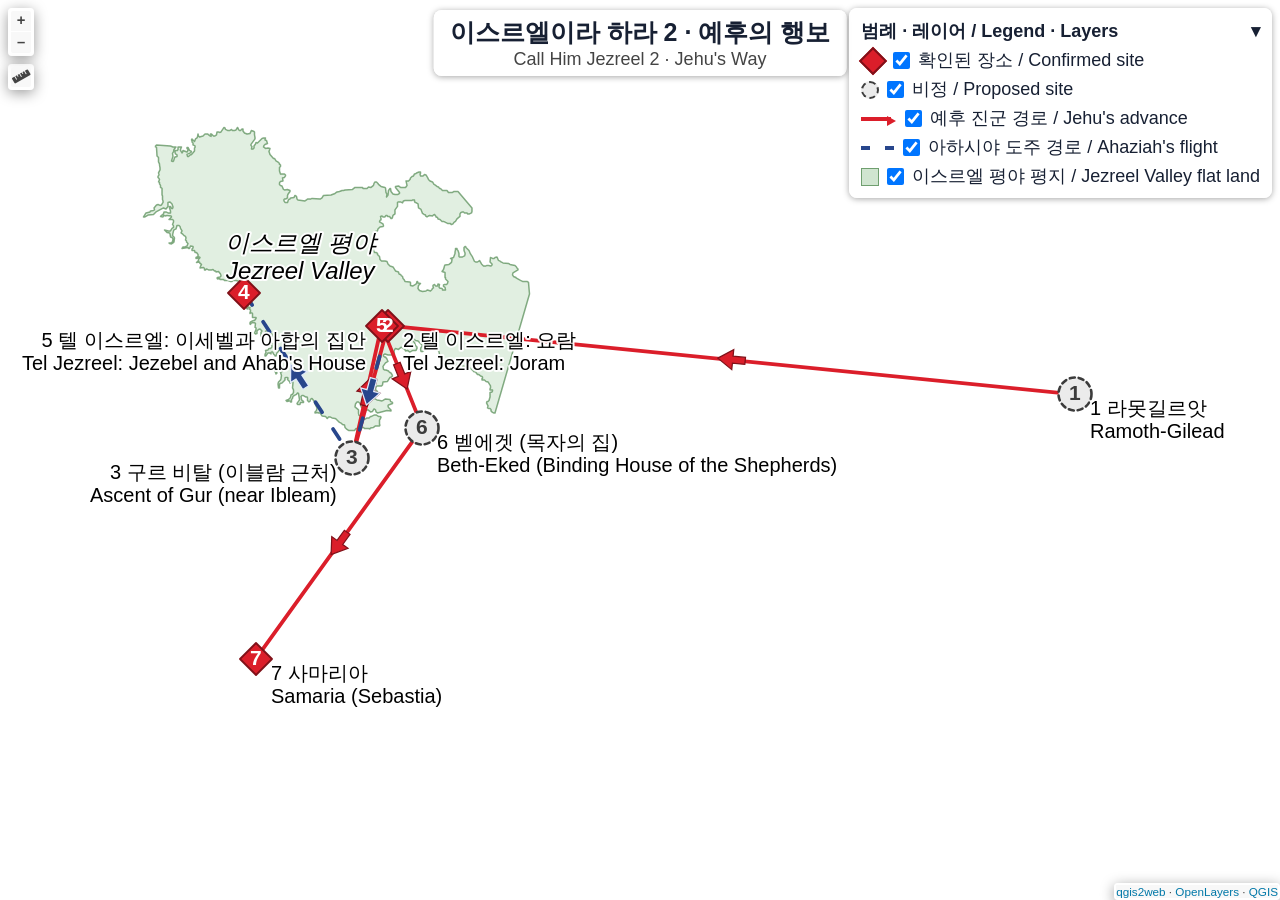
<file: index.html>
<!doctype html>
<html lang="en">
    <head>
        <meta charset="utf-8">
        <meta http-equiv="X-UA-Compatible" content="IE=edge">
        <meta name="viewport" content="initial-scale=1,user-scalable=no,maximum-scale=1,width=device-width">
        <meta name="mobile-web-app-capable" content="yes">
        <meta name="apple-mobile-web-app-capable" content="yes">
        <link rel="stylesheet" href="./resources/35-ol.css">
        <link rel="stylesheet" href="resources/22-fontawesome-all.min.css">
        <link href="resources/38-photon-geocoder-autocomplete.min.css" rel="stylesheet">
        <link rel="stylesheet" href="./resources/30-ol-layerswitcher.css">
        <link rel="stylesheet" href="./resources/41-qgis2web.css">
        <style>
        html, body {
            background-color: #ffffff;
        }
        .ol-control > * {
            background-color: #f8f8f8!important;
            color: #444444!important;
            border-radius: 0px;
        }
        .ol-attribution a, .gcd-gl-input::placeholder, .search-layer-input-search::placeholder {
            color: #444444!important;
        }
        .search-layer-input-search {
            background-color: #f8f8f8!important;
        }
        .ol-control > *:focus, .ol-control >*:hover {
            background-color: rgba(248, 248, 248, 0.7)!important;
        } 
        .ol-control {
            background-color: rgba(255,255,255,.4) !important;
            padding: 2px !important;
        } 
        </style>

        <style>
        html, body, #map {
            width: 100%;
            height: 100%;
            padding: 0;
            margin: 0;
        }
        </style>
        <style>
        .ol-overlay-container { z-index: 1100; pointer-events: none !important; }
        .ol-overlay-container .ol-popup { pointer-events: auto !important; }
        .ol-popup { position: static; max-width: min(700px, calc(100vw - 36px)); box-sizing: border-box; }
        #popup-content { font-size: 21px; line-height: 1.35; max-height: 62vh; overflow-y: auto; }
        #popup-content .pp-ko { font-size: 24px; font-weight: bold; }
        #popup-content .pp-en { font-size: 20px; color: #444; margin-bottom: 4px; }
        #popup-content .pp-cert { display: inline-block; font-size: 17.5px; padding: 1px 8px; border-radius: 10px; margin: 2px 0 6px; }
        #popup-content .pp-cert.confirmed { background: #fde2e4; color: #801119; }
        #popup-content .pp-cert.uncertain { background: #e8e8e8; color: #333; border: 1px dashed #555; }
        #popup-content ul.desc { list-style-type: disc; padding-left: 1.2em; margin: 4px 0; }
        #popup-content ul.desc li { margin-bottom: 0.3em; }
        #popup-content .pp-ref { font-size: 19px; color: #555; margin-top: 4px; }
        #popup-content img.pp-img { display: block; width: auto; max-width: 100% !important; height: auto; max-height: 56vh !important; border-radius: 6px; margin: 6px auto 2px; }
        #popup-content .pp-imgrow { display: flex; gap: 6px; margin: 6px 0 2px; align-items: stretch; }
        #popup-content .pp-imgrow img.pp-img { flex: 1 1 0; width: 0; min-width: 0; height: 300px; max-height: 300px !important; max-width: none !important; object-fit: cover; object-position: center 18%; margin: 0; }
        #popup-content .pp-cap { font-size: 17px; color: #666; margin-bottom: 4px; }
        #popup-content .pp-sep { border: none; border-top: 2px solid #bbb; margin: 10px 0 8px; }
        #map-title { position: absolute; top: 10px; left: 50%; transform: translateX(-50%); z-index: 1000;
            background: rgba(255,255,255,0.9); border-radius: 8px; padding: 6px 16px; text-align: center;
            box-shadow: 0 1px 6px rgba(0,0,0,0.35); font-family: 'Noto Sans CJK KR','Noto Sans',sans-serif; color: #172033; pointer-events: none; max-width: 70vw; }
        #map-title .t-ko { font-size: 25px; font-weight: bold; }
        #map-title .t-en { font-size: 18px; color: #444; }
        #legend { position: absolute; right: 8px; top: 8px; z-index: 1000; background: rgba(255,255,255,0.92);
            border-radius: 8px; padding: 8px 12px; box-shadow: 0 1px 6px rgba(0,0,0,0.35); font-family: sans-serif;
            font-size: 18px; line-height: 1.5; color: #172033; max-width: 66vw; }
        #legend .li { display: flex; align-items: center; gap: 8px; margin-top: 2px; }
        /* Popup must always paint above the title box and legend: OL sets z-index:0 inline on
           .ol-overlaycontainer-stopevent, creating a stacking context that would otherwise cap the
           popup below them. pointer-events on that container are already none, so legend stays clickable. */
        .ol-overlaycontainer-stopevent { z-index: 1200 !important; }
        #legend .lg-head { font-weight: bold; margin-top: 2px; cursor: pointer; user-select: none; }
        #legend .lg-head::after { content: '\25BE'; float: right; margin-left: 10px; }
        #legend.collapsed .lg-head::after { content: '\25B8'; }
        #legend.collapsed .li, #legend.collapsed .lg-sep { display: none; }
        #popup-content img.pp-img { cursor: zoom-in; }
        /* Lightbox for full-size popup images */
        #pp-lightbox { position: fixed; left: 0; top: 0; right: 0; bottom: 0; background: rgba(0,0,0,0.86);
            z-index: 3000; display: none; align-items: center; justify-content: center; }
        #pp-lightbox.on { display: flex; }
        #pp-lightbox img { max-width: 96vw; max-height: 94vh; width: auto; height: auto; border-radius: 4px;
            box-shadow: 0 2px 24px rgba(0,0,0,0.6); }
        #pp-lightbox .lb-close { position: absolute; top: 8px; right: 16px; color: #fff; font-size: 38px;
            line-height: 1; cursor: pointer; font-family: sans-serif; text-shadow: 0 1px 4px rgba(0,0,0,0.8); }
        #legend .lg-sep { border-top: 1px solid #c9c9c9; margin: 7px 0 3px; }
        #legend .lg-toggle { cursor: pointer; }
        #legend .lg-toggle input { width: 17px; height: 17px; margin: 0; flex: none; }
        #top-right-container, .ol-layerswitcher { display: none !important; }
        #legend .sw-c { width: 16px; height: 16px; background: #db1e2a; border: 2px solid #801119; transform: rotate(45deg); flex: none; margin: 0 2px; }
        #legend .sw-u { width: 18px; height: 18px; border-radius: 50%; background: #ebebeb; border: 2.5px dashed #3c3c3c; flex: none; box-sizing: border-box; }
        #legend .sw-r1 { width: 30px; border-top: 4px solid #db1e2a; flex: none; position: relative; margin-right: 6px; }
        #legend .sw-r1::after { content: ''; position: absolute; right: -5px; top: -5px; width: 0; height: 0;
            border-left: 9px solid #db1e2a; border-top: 5px solid transparent; border-bottom: 5px solid transparent; }
        #legend .sw-r2 { width: 34px; height: 4px; background: repeating-linear-gradient(90deg, #28468c 0 9px, rgba(0,0,0,0) 9px 24px); flex: none; }
        #legend .sw-v { width: 18px; height: 18px; background: rgba(120,180,120,0.35); border: 1.5px solid rgba(70,130,70,0.7); flex: none; box-sizing: border-box; }
        @media (max-width: 650px) { #legend { font-size: 16px; top: 134px; } #map-title .t-ko { font-size: 20px; } #map-title .t-en { font-size: 15px; } #popup-content { max-width: 85vw; } #popup-content .pp-imgrow img.pp-img { height: 210px; } #pp-lightbox .lb-close { top: 4px; right: 10px; font-size: 44px; } }
        </style>
        <title>이스르엘이라 하라 2 · 예후의 행보 / Call Him Jezreel 2 · Jehu's Way</title>
    </head>
    <body>
        <div id="map">
            <div id="map-title"><div class="t-ko">이스르엘이라 하라 2 · 예후의 행보</div><div class="t-en">Call Him Jezreel 2 · Jehu's Way</div></div>
            <div id="legend"><div class="lg-head">범례 · 레이어 / Legend · Layers</div>
            </div>

            <div id="popup" class="ol-popup">
                <a href="#" id="popup-closer" class="ol-popup-closer"></a>
                <div id="popup-content"></div>
            </div>
        </div>
        <script src="resources/43-qgis2web_expressions.js"></script>
        <script src="./resources/23-functions.js"></script>
        <script src="./resources/36-ol.js"></script>
        <script src="./resources/31-ol-layerswitcher.js"></script>
        <script src="resources/39-photon-geocoder-autocomplete.min.js"></script>
        <script src="resources/37-olms.js"></script>
        <script src="layers/4-_sitesJehuSites_0.js"></script><script src="layers/3-Jehusadvance_1.js"></script><script src="layers/2-Ahaziahsflight_2.js"></script><script src="layers/44-Jezreelflatland_3.js"></script>
        <script src="styles/8-_sitesJehuSites_0_style.js"></script><script src="styles/7-Jehusadvance_1_style.js"></script><script src="styles/6-Ahaziahsflight_2_style.js"></script>
        <script src="./layers/layers.js" type="text/javascript"></script> 
        <script src="./resources/21-Autolinker.min.js"></script>
        <script src="./resources/42-qgis2web.js"></script>
        <script>
        /* Custom popup layout (bilingual, bulleted descriptions, image) */
        function ppBullets(t) {
            if (!t) return '';
            var parts = String(t).split(/(?<=[.。])\s+|;\s+/).filter(Boolean);
            return '<ul class="desc">' + parts.map(function (p) { return '<li>' + p.replace(/[.。]$/, '') + '</li>'; }).join('') + '</ul>';
        }
        function createPopupField(f, keys, layer) {
            var g = function (k) { var v = f.get(k); return v == null ? '' : String(v); };
            var out = '<tr><td colspan="2">';
            out += '<div class="pp-ko">' + g('name_ko') + '</div><div class="pp-en">' + g('name_en') + '</div>';
            if (g('status')) {
                out += '<span class="pp-cert ' + g('status') + '">' + g('certainty') + '</span>';
            }
            if (g('waypoints_ko')) {
                out += '<div class="pp-en">' + g('waypoints_ko') + ' / ' + g('waypoints_en') + '</div>';
            }
            if (g('image') && g('image_b')) {
                out += '<div class="pp-imgrow">' +
                       '<img class="pp-img" src="images/' + g('image') + '" alt="' + g('name_ko') + '" />' +
                       '<img class="pp-img" src="images/' + g('image_b') + '" alt="' + g('name_ko') + '" />' +
                       '</div><div class="pp-cap">' + (g('imgcap') || 'AI 상상도 / AI illustration') + '</div>';
            } else if (g('image')) {
                out += '<img class="pp-img" src="images/' + g('image') + '" alt="' + g('name_ko') + '" />' +
                       '<div class="pp-cap">' + (g('imgcap') || 'AI 상상도 / AI illustration') + '</div>';
            }
            out += ppBullets(g('desc_ko')) + ppBullets(g('desc_en'));
            out += '<div class="pp-ref">' + g('ref_ko') + ' / ' + g('ref_en') + '</div>';
            if (g('name2_ko') || g('image2')) {
                out += '<hr class="pp-sep" />' +
                       '<div class="pp-ko">' + g('name2_ko') + '</div><div class="pp-en">' + g('name2_en') + '</div>';
                if (g('image2')) {
                    out += '<img class="pp-img" src="images/' + g('image2') + '" alt="' + g('name2_ko') + '" />' +
                           '<div class="pp-cap">AI 상상도 / AI illustration</div>';
                }
                out += ppBullets(g('desc2_ko')) + ppBullets(g('desc2_en'));
                out += '<div class="pp-ref">' + g('ref2_ko') + ' / ' + g('ref2_en') + '</div>';
            }
            return out + '</td></tr>';
        }
        /* Merged legend + layer toggles: one list, symbol and checkbox on the same row.
           The basemap stays drawn but has no row. */
        (function () {
            var toggles = [
                {sw: 'sw-c', label: '확인된 장소 / Confirmed site', layers: [lyr_sites_confirmed]},
                {sw: 'sw-u', label: '비정 / Proposed site', layers: [lyr_sites_proposed]},
                {sw: 'sw-r1', label: "예후 진군 경로 / Jehu's advance", layers: [lyr_Jehusadvance_1]},
                {sw: 'sw-r2', label: "아하시야 도주 경로 / Ahaziah's flight", layers: [lyr_Ahaziahsflight_2]},
                {sw: 'sw-v', label: '이스르엘 평야 평지 / Jezreel Valley flat land', layers: [lyr_Jezreelflatland_3]}
            ];
            var lg = document.getElementById('legend');
            toggles.forEach(function (t) {
                var row = document.createElement('label'); row.className = 'li lg-toggle';
                var sym = document.createElement('span'); sym.className = t.sw; row.appendChild(sym);
                var cb = document.createElement('input'); cb.type = 'checkbox'; cb.checked = true;
                cb.addEventListener('change', function () {
                    t.layers.forEach(function (l) { l.setVisible(cb.checked); });
                    if (window.lyr_sites_labels) { lyr_sites_labels.changed(); }
                });
                row.appendChild(cb);
                var sp = document.createElement('span'); sp.textContent = t.label; row.appendChild(sp);
                lg.appendChild(row);
            });
        })();
        /* Collapsible legend: tap the header to fold/unfold. Starts folded on mobile so the
           legend never sits over an open popup. */
        (function () {
            var lg = document.getElementById('legend');
            var head = lg.querySelector('.lg-head');
            head.addEventListener('click', function () { lg.classList.toggle('collapsed'); });
            if (window.matchMedia('(max-width: 650px)').matches) { lg.classList.add('collapsed'); }
        })();
        /* Lightbox: clicking any popup image shows the full uncropped image fit to screen.
           Closes on tap, the X, or Esc. */
        (function () {
            var lb = document.createElement('div');
            lb.id = 'pp-lightbox';
            lb.innerHTML = '<span class="lb-close">&times;</span><img alt="" />';
            document.body.appendChild(lb);
            var lbImg = lb.querySelector('img');
            function closeLb() { lb.classList.remove('on'); lbImg.removeAttribute('src'); }
            lb.addEventListener('click', closeLb);
            document.addEventListener('keydown', function (e) { if (e.key === 'Escape') { closeLb(); } });
            document.getElementById('popup-content').addEventListener('click', function (e) {
                var t = e.target;
                if (t && t.tagName === 'IMG' && t.classList.contains('pp-img')) {
                    e.preventDefault();
                    e.stopPropagation();
                    lbImg.src = t.getAttribute('src');
                    lb.classList.add('on');
                }
            });
        })();
        document.addEventListener('load', function (e) {
            if (e.target && e.target.tagName === 'IMG' && e.target.closest && e.target.closest('#popup-content') &&
                typeof overlayPopup !== 'undefined' && overlayPopup.getPosition()) {
                var p = overlayPopup.getPosition();
                overlayPopup.setPosition([p[0], p[1]]);
            }
        }, true);
        </script>
    </body>
</html>
</file>
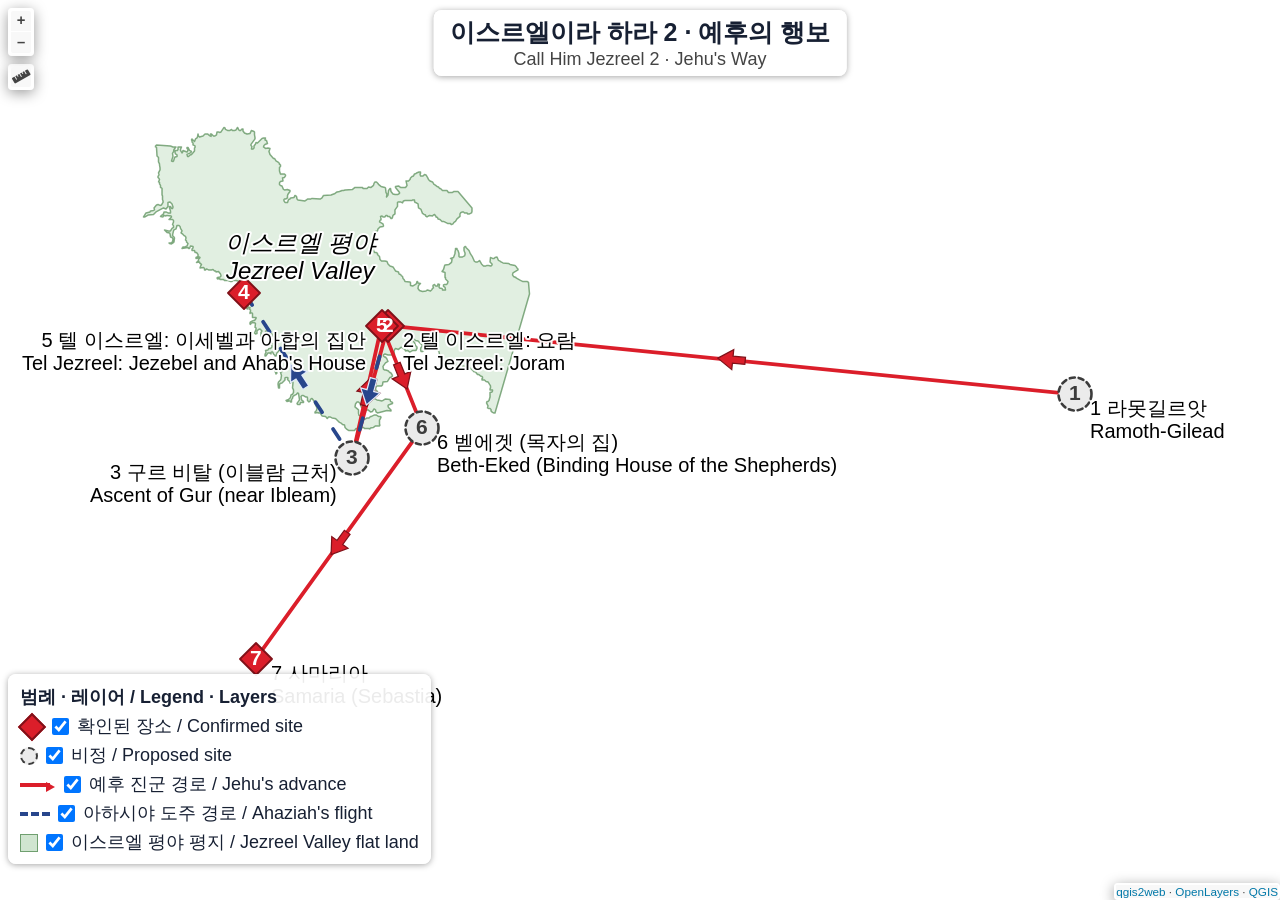
<file: 10-index.html>
<!doctype html>
<html lang="en">
    <head>
        <meta charset="utf-8">
        <meta http-equiv="X-UA-Compatible" content="IE=edge">
        <meta name="viewport" content="initial-scale=1,user-scalable=no,maximum-scale=1,width=device-width">
        <meta name="mobile-web-app-capable" content="yes">
        <meta name="apple-mobile-web-app-capable" content="yes">
        <link rel="stylesheet" href="./resources/35-ol.css">
        <link rel="stylesheet" href="resources/22-fontawesome-all.min.css">
        <link href="resources/38-photon-geocoder-autocomplete.min.css" rel="stylesheet">
        <link rel="stylesheet" href="./resources/30-ol-layerswitcher.css">
        <link rel="stylesheet" href="./resources/41-qgis2web.css">
        <style>
        html, body {
            background-color: #ffffff;
        }
        .ol-control > * {
            background-color: #f8f8f8!important;
            color: #444444!important;
            border-radius: 0px;
        }
        .ol-attribution a, .gcd-gl-input::placeholder, .search-layer-input-search::placeholder {
            color: #444444!important;
        }
        .search-layer-input-search {
            background-color: #f8f8f8!important;
        }
        .ol-control > *:focus, .ol-control >*:hover {
            background-color: rgba(248, 248, 248, 0.7)!important;
        } 
        .ol-control {
            background-color: rgba(255,255,255,.4) !important;
            padding: 2px !important;
        } 
        </style>

        <style>
        html, body, #map {
            width: 100%;
            height: 100%;
            padding: 0;
            margin: 0;
        }
        </style>
        <style>
        .ol-overlay-container { z-index: 1100; }
        .ol-popup { position: static; max-width: 420px; }
        #popup-content { font-size: 21px; line-height: 1.35; max-height: 62vh; overflow-y: auto; }
        #popup-content .pp-ko { font-size: 24px; font-weight: bold; }
        #popup-content .pp-en { font-size: 20px; color: #444; margin-bottom: 4px; }
        #popup-content .pp-cert { display: inline-block; font-size: 17.5px; padding: 1px 8px; border-radius: 10px; margin: 2px 0 6px; }
        #popup-content .pp-cert.confirmed { background: #fde2e4; color: #801119; }
        #popup-content .pp-cert.uncertain { background: #e8e8e8; color: #333; border: 1px dashed #555; }
        #popup-content ul.desc { list-style-type: disc; padding-left: 1.2em; margin: 4px 0; }
        #popup-content ul.desc li { margin-bottom: 0.3em; }
        #popup-content .pp-ref { font-size: 19px; color: #555; margin-top: 4px; }
        #popup-content img.pp-img { display: block; width: 100%; max-height: 34vh; object-fit: contain; background: #111; border-radius: 6px; margin: 6px 0 2px; }
        #popup-content .pp-cap { font-size: 17px; color: #666; margin-bottom: 4px; }
        #popup-content .pp-sep { border: none; border-top: 2px solid #bbb; margin: 10px 0 8px; }
        #map-title { position: absolute; top: 10px; left: 50%; transform: translateX(-50%); z-index: 1000;
            background: rgba(255,255,255,0.9); border-radius: 8px; padding: 6px 16px; text-align: center;
            box-shadow: 0 1px 6px rgba(0,0,0,0.35); font-family: 'Noto Sans CJK KR','Noto Sans',sans-serif; color: #172033; pointer-events: none; max-width: 70vw; }
        #map-title .t-ko { font-size: 25px; font-weight: bold; }
        #map-title .t-en { font-size: 18px; color: #444; }
        #legend { position: absolute; left: 8px; bottom: 36px; z-index: 1000; background: rgba(255,255,255,0.92);
            border-radius: 8px; padding: 8px 12px; box-shadow: 0 1px 6px rgba(0,0,0,0.35); font-family: sans-serif;
            font-size: 18px; line-height: 1.5; color: #172033; max-width: 66vw; }
        #legend .li { display: flex; align-items: center; gap: 8px; margin-top: 2px; }
        #legend .lg-head { font-weight: bold; margin-top: 2px; }
        #legend .lg-sep { border-top: 1px solid #c9c9c9; margin: 7px 0 3px; }
        #legend .lg-toggle { cursor: pointer; }
        #legend .lg-toggle input { width: 17px; height: 17px; margin: 0; flex: none; }
        #top-right-container, .ol-layerswitcher { display: none !important; }
        #legend .sw-c { width: 16px; height: 16px; background: #db1e2a; border: 2px solid #801119; transform: rotate(45deg); flex: none; margin: 0 2px; }
        #legend .sw-u { width: 18px; height: 18px; border-radius: 50%; background: #ebebeb; border: 2.5px dashed #3c3c3c; flex: none; box-sizing: border-box; }
        #legend .sw-r1 { width: 30px; border-top: 4px solid #db1e2a; flex: none; position: relative; margin-right: 6px; }
        #legend .sw-r1::after { content: ''; position: absolute; right: -5px; top: -5px; width: 0; height: 0;
            border-left: 9px solid #db1e2a; border-top: 5px solid transparent; border-bottom: 5px solid transparent; }
        #legend .sw-r2 { width: 30px; border-top: 4px dashed #28468c; flex: none; }
        #legend .sw-v { width: 18px; height: 18px; background: rgba(120,180,120,0.35); border: 1.5px solid rgba(70,130,70,0.7); flex: none; box-sizing: border-box; }
        @media (max-width: 650px) { #legend { font-size: 16px; bottom: 44px; } #map-title .t-ko { font-size: 20px; } #map-title .t-en { font-size: 15px; } #popup-content { max-width: 85vw; } }
        </style>
        <title>이스르엘이라 하라 2 · 예후의 행보 / Call Him Jezreel 2 · Jehu's Way</title>
    </head>
    <body>
        <div id="map">
            <div id="map-title"><div class="t-ko">이스르엘이라 하라 2 · 예후의 행보</div><div class="t-en">Call Him Jezreel 2 · Jehu's Way</div></div>
            <div id="legend"><div class="lg-head">범례 · 레이어 / Legend · Layers</div>
            </div>

            <div id="popup" class="ol-popup">
                <a href="#" id="popup-closer" class="ol-popup-closer"></a>
                <div id="popup-content"></div>
            </div>
        </div>
        <script src="resources/43-qgis2web_expressions.js"></script>
        <script src="./resources/23-functions.js"></script>
        <script src="./resources/36-ol.js"></script>
        <script src="./resources/31-ol-layerswitcher.js"></script>
        <script src="resources/39-photon-geocoder-autocomplete.min.js"></script>
        <script src="resources/37-olms.js"></script>
        <script src="layers/4-_sitesJehuSites_0.js"></script><script src="layers/3-Jehusadvance_1.js"></script><script src="layers/2-Ahaziahsflight_2.js"></script><script src="layers/44-Jezreelflatland_3.js"></script>
        <script src="styles/8-_sitesJehuSites_0_style.js"></script><script src="styles/7-Jehusadvance_1_style.js"></script><script src="styles/6-Ahaziahsflight_2_style.js"></script>
        <script src="./layers/layers.js" type="text/javascript"></script> 
        <script src="./resources/21-Autolinker.min.js"></script>
        <script src="./resources/42-qgis2web.js"></script>
        <script>
        /* Custom popup layout (bilingual, bulleted descriptions, image) */
        function ppBullets(t) {
            if (!t) return '';
            var parts = String(t).split(/(?<=[.。])\s+|;\s+/).filter(Boolean);
            return '<ul class="desc">' + parts.map(function (p) { return '<li>' + p.replace(/[.。]$/, '') + '</li>'; }).join('') + '</ul>';
        }
        function createPopupField(f, keys, layer) {
            var g = function (k) { var v = f.get(k); return v == null ? '' : String(v); };
            var out = '<tr><td colspan="2">';
            out += '<div class="pp-ko">' + g('name_ko') + '</div><div class="pp-en">' + g('name_en') + '</div>';
            if (g('status')) {
                out += '<span class="pp-cert ' + g('status') + '">' + g('certainty') + '</span>';
            }
            if (g('waypoints_ko')) {
                out += '<div class="pp-en">' + g('waypoints_ko') + ' / ' + g('waypoints_en') + '</div>';
            }
            if (g('image')) {
                out += '<img class="pp-img" src="images/' + g('image') + '" alt="' + g('name_ko') + '" />' +
                       '<div class="pp-cap">AI 상상도 / AI illustration</div>';
            }
            out += ppBullets(g('desc_ko')) + ppBullets(g('desc_en'));
            out += '<div class="pp-ref">' + g('ref_ko') + ' / ' + g('ref_en') + '</div>';
            if (g('name2_ko') || g('image2')) {
                out += '<hr class="pp-sep" />' +
                       '<div class="pp-ko">' + g('name2_ko') + '</div><div class="pp-en">' + g('name2_en') + '</div>';
                if (g('image2')) {
                    out += '<img class="pp-img" src="images/' + g('image2') + '" alt="' + g('name2_ko') + '" />' +
                           '<div class="pp-cap">AI 상상도 / AI illustration</div>';
                }
                out += ppBullets(g('desc2_ko')) + ppBullets(g('desc2_en'));
                out += '<div class="pp-ref">' + g('ref2_ko') + ' / ' + g('ref2_en') + '</div>';
            }
            return out + '</td></tr>';
        }
        /* Merged legend + layer toggles: one list, symbol and checkbox on the same row.
           The basemap stays drawn but has no row. */
        (function () {
            var toggles = [
                {sw: 'sw-c', label: '확인된 장소 / Confirmed site', layers: [lyr_sites_confirmed]},
                {sw: 'sw-u', label: '비정 / Proposed site', layers: [lyr_sites_proposed]},
                {sw: 'sw-r1', label: "예후 진군 경로 / Jehu's advance", layers: [lyr_Jehusadvance_1]},
                {sw: 'sw-r2', label: "아하시야 도주 경로 / Ahaziah's flight", layers: [lyr_Ahaziahsflight_2]},
                {sw: 'sw-v', label: '이스르엘 평야 평지 / Jezreel Valley flat land', layers: [lyr_Jezreelflatland_3]}
            ];
            var lg = document.getElementById('legend');
            toggles.forEach(function (t) {
                var row = document.createElement('label'); row.className = 'li lg-toggle';
                var sym = document.createElement('span'); sym.className = t.sw; row.appendChild(sym);
                var cb = document.createElement('input'); cb.type = 'checkbox'; cb.checked = true;
                cb.addEventListener('change', function () {
                    t.layers.forEach(function (l) { l.setVisible(cb.checked); });
                    if (window.lyr_sites_labels) { lyr_sites_labels.changed(); }
                });
                row.appendChild(cb);
                var sp = document.createElement('span'); sp.textContent = t.label; row.appendChild(sp);
                lg.appendChild(row);
            });
        })();
        document.addEventListener('load', function (e) {
            if (e.target && e.target.tagName === 'IMG' && e.target.closest && e.target.closest('#popup-content') &&
                typeof overlayPopup !== 'undefined' && overlayPopup.getPosition()) {
                var p = overlayPopup.getPosition();
                overlayPopup.setPosition([p[0], p[1]]);
            }
        }, true);
        </script>
    </body>
</html>
</file>
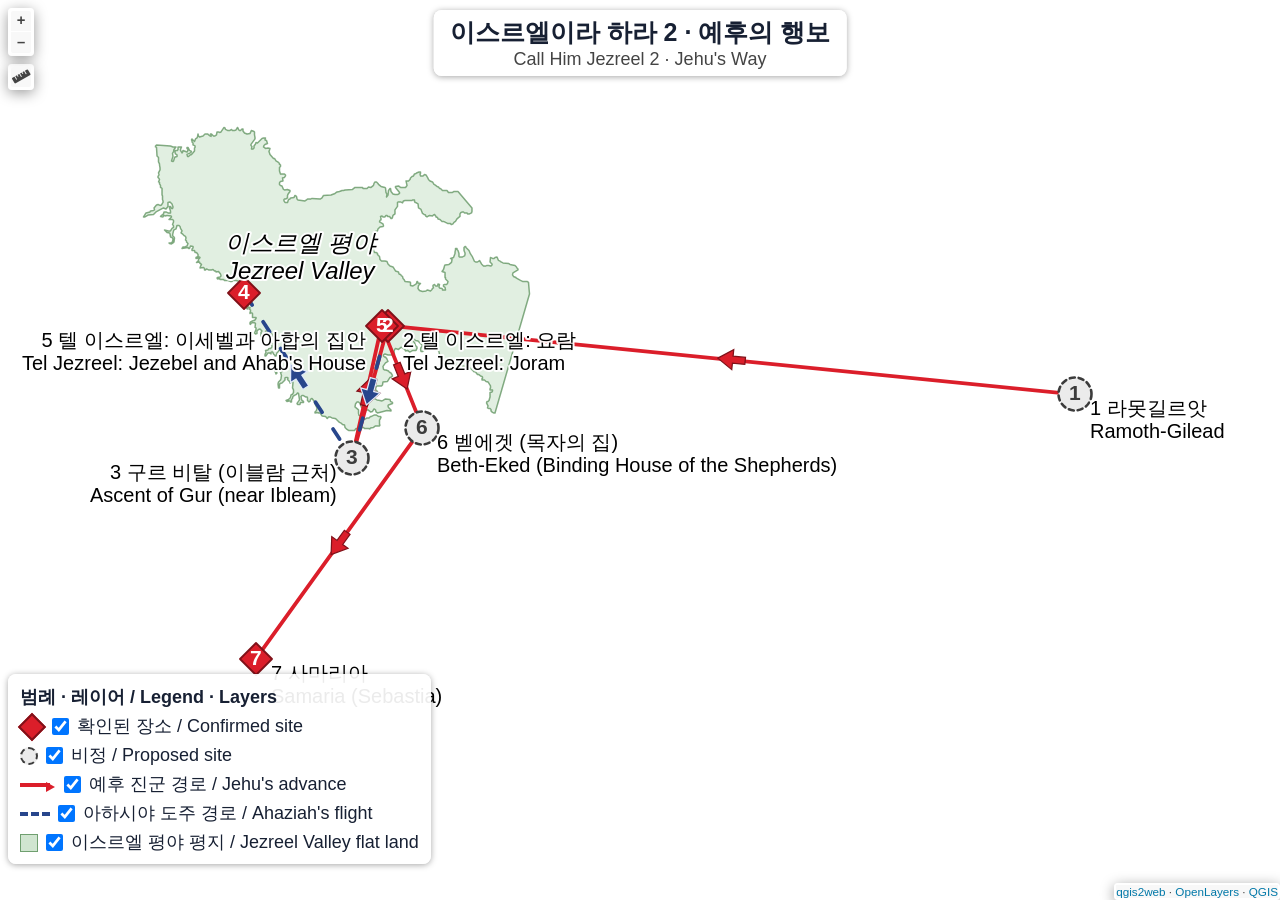
<file: 12-index.html>
<!doctype html>
<html lang="en">
    <head>
        <meta charset="utf-8">
        <meta http-equiv="X-UA-Compatible" content="IE=edge">
        <meta name="viewport" content="initial-scale=1,user-scalable=no,maximum-scale=1,width=device-width">
        <meta name="mobile-web-app-capable" content="yes">
        <meta name="apple-mobile-web-app-capable" content="yes">
        <link rel="stylesheet" href="./resources/35-ol.css">
        <link rel="stylesheet" href="resources/22-fontawesome-all.min.css">
        <link href="resources/38-photon-geocoder-autocomplete.min.css" rel="stylesheet">
        <link rel="stylesheet" href="./resources/30-ol-layerswitcher.css">
        <link rel="stylesheet" href="./resources/41-qgis2web.css">
        <style>
        html, body {
            background-color: #ffffff;
        }
        .ol-control > * {
            background-color: #f8f8f8!important;
            color: #444444!important;
            border-radius: 0px;
        }
        .ol-attribution a, .gcd-gl-input::placeholder, .search-layer-input-search::placeholder {
            color: #444444!important;
        }
        .search-layer-input-search {
            background-color: #f8f8f8!important;
        }
        .ol-control > *:focus, .ol-control >*:hover {
            background-color: rgba(248, 248, 248, 0.7)!important;
        } 
        .ol-control {
            background-color: rgba(255,255,255,.4) !important;
            padding: 2px !important;
        } 
        </style>

        <style>
        html, body, #map {
            width: 100%;
            height: 100%;
            padding: 0;
            margin: 0;
        }
        </style>
        <style>
        .ol-overlay-container { z-index: 1100; }
        .ol-popup { position: static; max-width: 420px; }
        #popup-content { font-size: 21px; line-height: 1.35; max-height: 62vh; overflow-y: auto; }
        #popup-content .pp-ko { font-size: 24px; font-weight: bold; }
        #popup-content .pp-en { font-size: 20px; color: #444; margin-bottom: 4px; }
        #popup-content .pp-cert { display: inline-block; font-size: 17.5px; padding: 1px 8px; border-radius: 10px; margin: 2px 0 6px; }
        #popup-content .pp-cert.confirmed { background: #fde2e4; color: #801119; }
        #popup-content .pp-cert.uncertain { background: #e8e8e8; color: #333; border: 1px dashed #555; }
        #popup-content ul.desc { list-style-type: disc; padding-left: 1.2em; margin: 4px 0; }
        #popup-content ul.desc li { margin-bottom: 0.3em; }
        #popup-content .pp-ref { font-size: 19px; color: #555; margin-top: 4px; }
        #popup-content img.pp-img { display: block; width: 100%; max-height: 34vh; object-fit: contain; background: #111; border-radius: 6px; margin: 6px 0 2px; }
        #popup-content .pp-imgrow { display: flex; gap: 6px; margin: 6px 0 2px; }
        #popup-content .pp-imgrow img.pp-img { flex: 1 1 0; width: auto; min-width: 0; margin: 0; max-height: 30vh; }
        #popup-content .pp-cap { font-size: 17px; color: #666; margin-bottom: 4px; }
        #popup-content .pp-sep { border: none; border-top: 2px solid #bbb; margin: 10px 0 8px; }
        #map-title { position: absolute; top: 10px; left: 50%; transform: translateX(-50%); z-index: 1000;
            background: rgba(255,255,255,0.9); border-radius: 8px; padding: 6px 16px; text-align: center;
            box-shadow: 0 1px 6px rgba(0,0,0,0.35); font-family: 'Noto Sans CJK KR','Noto Sans',sans-serif; color: #172033; pointer-events: none; max-width: 70vw; }
        #map-title .t-ko { font-size: 25px; font-weight: bold; }
        #map-title .t-en { font-size: 18px; color: #444; }
        #legend { position: absolute; left: 8px; bottom: 36px; z-index: 1000; background: rgba(255,255,255,0.92);
            border-radius: 8px; padding: 8px 12px; box-shadow: 0 1px 6px rgba(0,0,0,0.35); font-family: sans-serif;
            font-size: 18px; line-height: 1.5; color: #172033; max-width: 66vw; }
        #legend .li { display: flex; align-items: center; gap: 8px; margin-top: 2px; }
        #legend .lg-head { font-weight: bold; margin-top: 2px; }
        #legend .lg-sep { border-top: 1px solid #c9c9c9; margin: 7px 0 3px; }
        #legend .lg-toggle { cursor: pointer; }
        #legend .lg-toggle input { width: 17px; height: 17px; margin: 0; flex: none; }
        #top-right-container, .ol-layerswitcher { display: none !important; }
        #legend .sw-c { width: 16px; height: 16px; background: #db1e2a; border: 2px solid #801119; transform: rotate(45deg); flex: none; margin: 0 2px; }
        #legend .sw-u { width: 18px; height: 18px; border-radius: 50%; background: #ebebeb; border: 2.5px dashed #3c3c3c; flex: none; box-sizing: border-box; }
        #legend .sw-r1 { width: 30px; border-top: 4px solid #db1e2a; flex: none; position: relative; margin-right: 6px; }
        #legend .sw-r1::after { content: ''; position: absolute; right: -5px; top: -5px; width: 0; height: 0;
            border-left: 9px solid #db1e2a; border-top: 5px solid transparent; border-bottom: 5px solid transparent; }
        #legend .sw-r2 { width: 30px; border-top: 4px dashed #28468c; flex: none; }
        #legend .sw-v { width: 18px; height: 18px; background: rgba(120,180,120,0.35); border: 1.5px solid rgba(70,130,70,0.7); flex: none; box-sizing: border-box; }
        @media (max-width: 650px) { #legend { font-size: 16px; bottom: 44px; } #map-title .t-ko { font-size: 20px; } #map-title .t-en { font-size: 15px; } #popup-content { max-width: 85vw; } }
        </style>
        <title>이스르엘이라 하라 2 · 예후의 행보 / Call Him Jezreel 2 · Jehu's Way</title>
    </head>
    <body>
        <div id="map">
            <div id="map-title"><div class="t-ko">이스르엘이라 하라 2 · 예후의 행보</div><div class="t-en">Call Him Jezreel 2 · Jehu's Way</div></div>
            <div id="legend"><div class="lg-head">범례 · 레이어 / Legend · Layers</div>
            </div>

            <div id="popup" class="ol-popup">
                <a href="#" id="popup-closer" class="ol-popup-closer"></a>
                <div id="popup-content"></div>
            </div>
        </div>
        <script src="resources/43-qgis2web_expressions.js"></script>
        <script src="./resources/23-functions.js"></script>
        <script src="./resources/36-ol.js"></script>
        <script src="./resources/31-ol-layerswitcher.js"></script>
        <script src="resources/39-photon-geocoder-autocomplete.min.js"></script>
        <script src="resources/37-olms.js"></script>
        <script src="layers/4-_sitesJehuSites_0.js"></script><script src="layers/3-Jehusadvance_1.js"></script><script src="layers/2-Ahaziahsflight_2.js"></script><script src="layers/44-Jezreelflatland_3.js"></script>
        <script src="styles/8-_sitesJehuSites_0_style.js"></script><script src="styles/7-Jehusadvance_1_style.js"></script><script src="styles/6-Ahaziahsflight_2_style.js"></script>
        <script src="./layers/layers.js" type="text/javascript"></script> 
        <script src="./resources/21-Autolinker.min.js"></script>
        <script src="./resources/42-qgis2web.js"></script>
        <script>
        /* Custom popup layout (bilingual, bulleted descriptions, image) */
        function ppBullets(t) {
            if (!t) return '';
            var parts = String(t).split(/(?<=[.。])\s+|;\s+/).filter(Boolean);
            return '<ul class="desc">' + parts.map(function (p) { return '<li>' + p.replace(/[.。]$/, '') + '</li>'; }).join('') + '</ul>';
        }
        function createPopupField(f, keys, layer) {
            var g = function (k) { var v = f.get(k); return v == null ? '' : String(v); };
            var out = '<tr><td colspan="2">';
            out += '<div class="pp-ko">' + g('name_ko') + '</div><div class="pp-en">' + g('name_en') + '</div>';
            if (g('status')) {
                out += '<span class="pp-cert ' + g('status') + '">' + g('certainty') + '</span>';
            }
            if (g('waypoints_ko')) {
                out += '<div class="pp-en">' + g('waypoints_ko') + ' / ' + g('waypoints_en') + '</div>';
            }
            if (g('image') && g('image_b')) {
                out += '<div class="pp-imgrow">' +
                       '<img class="pp-img" src="images/' + g('image') + '" alt="' + g('name_ko') + '" />' +
                       '<img class="pp-img" src="images/' + g('image_b') + '" alt="' + g('name_ko') + '" />' +
                       '</div><div class="pp-cap">AI 상상도 / AI illustration</div>';
            } else if (g('image')) {
                out += '<img class="pp-img" src="images/' + g('image') + '" alt="' + g('name_ko') + '" />' +
                       '<div class="pp-cap">AI 상상도 / AI illustration</div>';
            }
            out += ppBullets(g('desc_ko')) + ppBullets(g('desc_en'));
            out += '<div class="pp-ref">' + g('ref_ko') + ' / ' + g('ref_en') + '</div>';
            if (g('name2_ko') || g('image2')) {
                out += '<hr class="pp-sep" />' +
                       '<div class="pp-ko">' + g('name2_ko') + '</div><div class="pp-en">' + g('name2_en') + '</div>';
                if (g('image2')) {
                    out += '<img class="pp-img" src="images/' + g('image2') + '" alt="' + g('name2_ko') + '" />' +
                           '<div class="pp-cap">AI 상상도 / AI illustration</div>';
                }
                out += ppBullets(g('desc2_ko')) + ppBullets(g('desc2_en'));
                out += '<div class="pp-ref">' + g('ref2_ko') + ' / ' + g('ref2_en') + '</div>';
            }
            return out + '</td></tr>';
        }
        /* Merged legend + layer toggles: one list, symbol and checkbox on the same row.
           The basemap stays drawn but has no row. */
        (function () {
            var toggles = [
                {sw: 'sw-c', label: '확인된 장소 / Confirmed site', layers: [lyr_sites_confirmed]},
                {sw: 'sw-u', label: '비정 / Proposed site', layers: [lyr_sites_proposed]},
                {sw: 'sw-r1', label: "예후 진군 경로 / Jehu's advance", layers: [lyr_Jehusadvance_1]},
                {sw: 'sw-r2', label: "아하시야 도주 경로 / Ahaziah's flight", layers: [lyr_Ahaziahsflight_2]},
                {sw: 'sw-v', label: '이스르엘 평야 평지 / Jezreel Valley flat land', layers: [lyr_Jezreelflatland_3]}
            ];
            var lg = document.getElementById('legend');
            toggles.forEach(function (t) {
                var row = document.createElement('label'); row.className = 'li lg-toggle';
                var sym = document.createElement('span'); sym.className = t.sw; row.appendChild(sym);
                var cb = document.createElement('input'); cb.type = 'checkbox'; cb.checked = true;
                cb.addEventListener('change', function () {
                    t.layers.forEach(function (l) { l.setVisible(cb.checked); });
                    if (window.lyr_sites_labels) { lyr_sites_labels.changed(); }
                });
                row.appendChild(cb);
                var sp = document.createElement('span'); sp.textContent = t.label; row.appendChild(sp);
                lg.appendChild(row);
            });
        })();
        document.addEventListener('load', function (e) {
            if (e.target && e.target.tagName === 'IMG' && e.target.closest && e.target.closest('#popup-content') &&
                typeof overlayPopup !== 'undefined' && overlayPopup.getPosition()) {
                var p = overlayPopup.getPosition();
                overlayPopup.setPosition([p[0], p[1]]);
            }
        }, true);
        </script>
    </body>
</html>
</file>
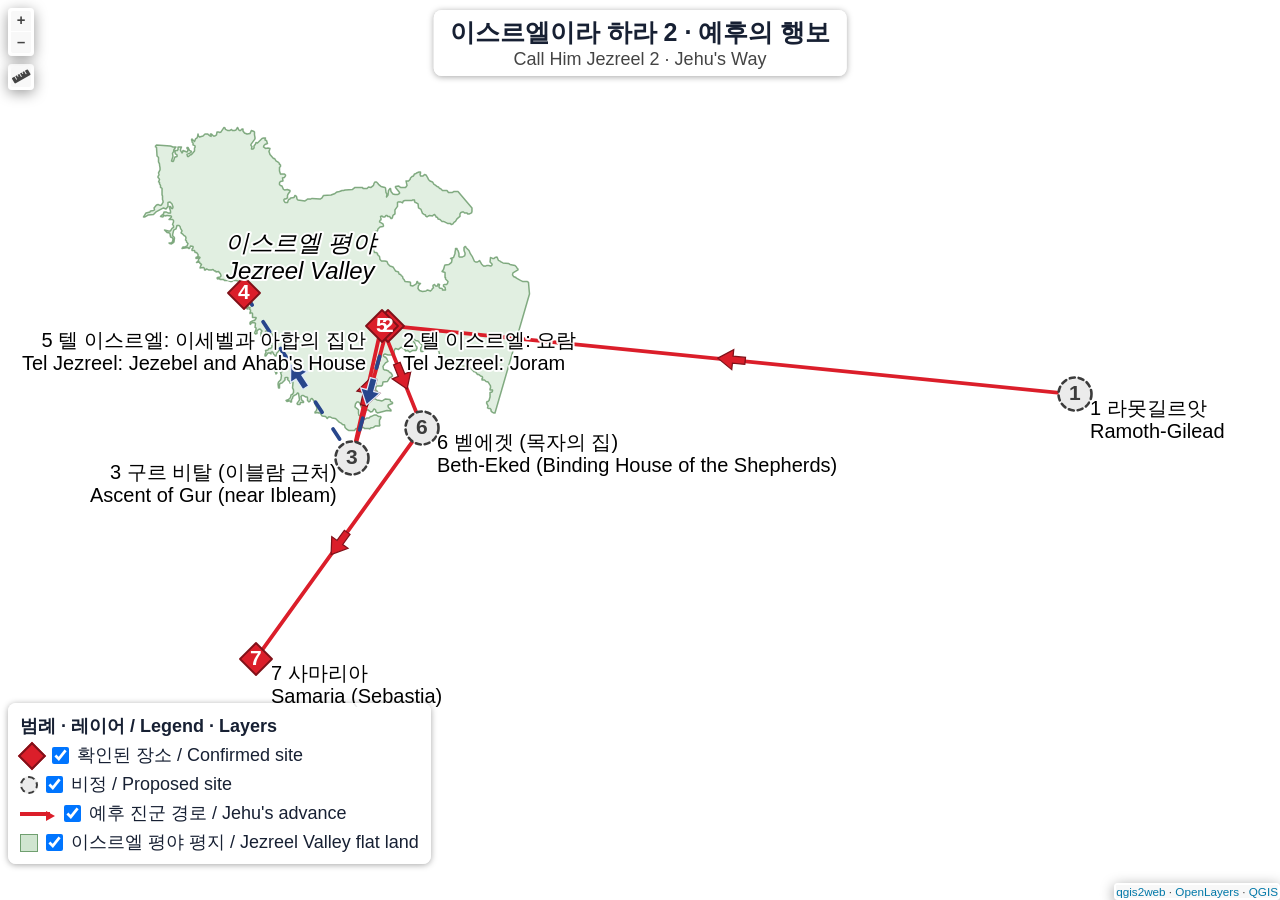
<file: 2-index.html>
<!doctype html>
<html lang="en">
    <head>
        <meta charset="utf-8">
        <meta http-equiv="X-UA-Compatible" content="IE=edge">
        <meta name="viewport" content="initial-scale=1,user-scalable=no,maximum-scale=1,width=device-width">
        <meta name="mobile-web-app-capable" content="yes">
        <meta name="apple-mobile-web-app-capable" content="yes">
        <link rel="stylesheet" href="./resources/35-ol.css">
        <link rel="stylesheet" href="resources/22-fontawesome-all.min.css">
        <link href="resources/38-photon-geocoder-autocomplete.min.css" rel="stylesheet">
        <link rel="stylesheet" href="./resources/30-ol-layerswitcher.css">
        <link rel="stylesheet" href="./resources/41-qgis2web.css">
        <style>
        html, body {
            background-color: #ffffff;
        }
        .ol-control > * {
            background-color: #f8f8f8!important;
            color: #444444!important;
            border-radius: 0px;
        }
        .ol-attribution a, .gcd-gl-input::placeholder, .search-layer-input-search::placeholder {
            color: #444444!important;
        }
        .search-layer-input-search {
            background-color: #f8f8f8!important;
        }
        .ol-control > *:focus, .ol-control >*:hover {
            background-color: rgba(248, 248, 248, 0.7)!important;
        } 
        .ol-control {
            background-color: rgba(255,255,255,.4) !important;
            padding: 2px !important;
        } 
        </style>

        <style>
        html, body, #map {
            width: 100%;
            height: 100%;
            padding: 0;
            margin: 0;
        }
        </style>
        <style>
        .ol-overlay-container { z-index: 1100; }
        .ol-popup { position: static; max-width: 420px; }
        #popup-content { font-size: 21px; line-height: 1.35; max-height: 62vh; overflow-y: auto; }
        #popup-content .pp-ko { font-size: 24px; font-weight: bold; }
        #popup-content .pp-en { font-size: 20px; color: #444; margin-bottom: 4px; }
        #popup-content .pp-cert { display: inline-block; font-size: 17.5px; padding: 1px 8px; border-radius: 10px; margin: 2px 0 6px; }
        #popup-content .pp-cert.confirmed { background: #fde2e4; color: #801119; }
        #popup-content .pp-cert.uncertain { background: #e8e8e8; color: #333; border: 1px dashed #555; }
        #popup-content ul.desc { list-style-type: disc; padding-left: 1.2em; margin: 4px 0; }
        #popup-content ul.desc li { margin-bottom: 0.3em; }
        #popup-content .pp-ref { font-size: 19px; color: #555; margin-top: 4px; }
        #popup-content img.pp-img { display: block; width: 100%; max-height: 34vh; object-fit: contain; background: #111; border-radius: 6px; margin: 6px 0 2px; }
        #popup-content .pp-cap { font-size: 17px; color: #666; margin-bottom: 4px; }
        #map-title { position: absolute; top: 10px; left: 50%; transform: translateX(-50%); z-index: 1000;
            background: rgba(255,255,255,0.9); border-radius: 8px; padding: 6px 16px; text-align: center;
            box-shadow: 0 1px 6px rgba(0,0,0,0.35); font-family: 'Noto Sans CJK KR','Noto Sans',sans-serif; color: #172033; pointer-events: none; max-width: 70vw; }
        #map-title .t-ko { font-size: 25px; font-weight: bold; }
        #map-title .t-en { font-size: 18px; color: #444; }
        #legend { position: absolute; left: 8px; bottom: 36px; z-index: 1000; background: rgba(255,255,255,0.92);
            border-radius: 8px; padding: 8px 12px; box-shadow: 0 1px 6px rgba(0,0,0,0.35); font-family: sans-serif;
            font-size: 18px; line-height: 1.5; color: #172033; max-width: 66vw; }
        #legend .li { display: flex; align-items: center; gap: 8px; margin-top: 2px; }
        #legend .lg-head { font-weight: bold; margin-top: 2px; }
        #legend .lg-sep { border-top: 1px solid #c9c9c9; margin: 7px 0 3px; }
        #legend .lg-toggle { cursor: pointer; }
        #legend .lg-toggle input { width: 17px; height: 17px; margin: 0; flex: none; }
        #top-right-container, .ol-layerswitcher { display: none !important; }
        #legend .sw-c { width: 16px; height: 16px; background: #db1e2a; border: 2px solid #801119; transform: rotate(45deg); flex: none; margin: 0 2px; }
        #legend .sw-u { width: 18px; height: 18px; border-radius: 50%; background: #ebebeb; border: 2.5px dashed #3c3c3c; flex: none; box-sizing: border-box; }
        #legend .sw-r1 { width: 30px; border-top: 4px solid #db1e2a; flex: none; position: relative; margin-right: 6px; }
        #legend .sw-r1::after { content: ''; position: absolute; right: -5px; top: -5px; width: 0; height: 0;
            border-left: 9px solid #db1e2a; border-top: 5px solid transparent; border-bottom: 5px solid transparent; }
        #legend .sw-r2 { width: 30px; border-top: 4px dashed #28468c; flex: none; }
        #legend .sw-v { width: 18px; height: 18px; background: rgba(120,180,120,0.35); border: 1.5px solid rgba(70,130,70,0.7); flex: none; box-sizing: border-box; }
        @media (max-width: 650px) { #legend { font-size: 16px; bottom: 44px; } #map-title .t-ko { font-size: 20px; } #map-title .t-en { font-size: 15px; } #popup-content { max-width: 85vw; } }
        </style>
        <title>이스르엘이라 하라 2 · 예후의 행보 / Call Him Jezreel 2 · Jehu's Way</title>
    </head>
    <body>
        <div id="map">
            <div id="map-title"><div class="t-ko">이스르엘이라 하라 2 · 예후의 행보</div><div class="t-en">Call Him Jezreel 2 · Jehu's Way</div></div>
            <div id="legend"><div class="lg-head">범례 · 레이어 / Legend · Layers</div>
            </div>

            <div id="popup" class="ol-popup">
                <a href="#" id="popup-closer" class="ol-popup-closer"></a>
                <div id="popup-content"></div>
            </div>
        </div>
        <script src="resources/43-qgis2web_expressions.js"></script>
        <script src="./resources/23-functions.js"></script>
        <script src="./resources/36-ol.js"></script>
        <script src="./resources/31-ol-layerswitcher.js"></script>
        <script src="resources/39-photon-geocoder-autocomplete.min.js"></script>
        <script src="resources/37-olms.js"></script>
        <script src="layers/4-_sitesJehuSites_0.js"></script><script src="layers/3-Jehusadvance_1.js"></script><script src="layers/2-Ahaziahsflight_2.js"></script><script src="layers/44-Jezreelflatland_3.js"></script>
        <script src="styles/8-_sitesJehuSites_0_style.js"></script><script src="styles/7-Jehusadvance_1_style.js"></script><script src="styles/6-Ahaziahsflight_2_style.js"></script>
        <script src="./layers/layers.js" type="text/javascript"></script> 
        <script src="./resources/21-Autolinker.min.js"></script>
        <script src="./resources/42-qgis2web.js"></script>
        <script>
        /* Custom popup layout (bilingual, bulleted descriptions, image) */
        function ppBullets(t) {
            if (!t) return '';
            var parts = String(t).split(/(?<=[.。])\s+|;\s+/).filter(Boolean);
            return '<ul class="desc">' + parts.map(function (p) { return '<li>' + p.replace(/[.。]$/, '') + '</li>'; }).join('') + '</ul>';
        }
        function createPopupField(f, keys, layer) {
            var g = function (k) { var v = f.get(k); return v == null ? '' : String(v); };
            var out = '<tr><td colspan="2">';
            out += '<div class="pp-ko">' + g('name_ko') + '</div><div class="pp-en">' + g('name_en') + '</div>';
            if (g('status')) {
                out += '<span class="pp-cert ' + g('status') + '">' + g('certainty') + '</span>';
            }
            if (g('waypoints_ko')) {
                out += '<div class="pp-en">' + g('waypoints_ko') + ' / ' + g('waypoints_en') + '</div>';
            }
            if (g('image')) {
                out += '<img class="pp-img" src="images/' + g('image') + '" alt="' + g('name_ko') + '" />' +
                       '<div class="pp-cap">AI 상상도 / AI illustration</div>';
            }
            out += ppBullets(g('desc_ko')) + ppBullets(g('desc_en'));
            out += '<div class="pp-ref">' + g('ref_ko') + ' / ' + g('ref_en') + '</div>';
            return out + '</td></tr>';
        }
        /* Merged legend + layer toggles: one list, symbol and checkbox on the same row.
           Ahaziah's flight and the basemap stay drawn but have no row. */
        (function () {
            var toggles = [
                {sw: 'sw-c', label: '확인된 장소 / Confirmed site', layers: [lyr_sites_confirmed]},
                {sw: 'sw-u', label: '비정 / Proposed site', layers: [lyr_sites_proposed]},
                {sw: 'sw-r1', label: "예후 진군 경로 / Jehu's advance", layers: [lyr_Jehusadvance_1]},
                {sw: 'sw-v', label: '이스르엘 평야 평지 / Jezreel Valley flat land', layers: [lyr_Jezreelflatland_3]}
            ];
            var lg = document.getElementById('legend');
            toggles.forEach(function (t) {
                var row = document.createElement('label'); row.className = 'li lg-toggle';
                var sym = document.createElement('span'); sym.className = t.sw; row.appendChild(sym);
                var cb = document.createElement('input'); cb.type = 'checkbox'; cb.checked = true;
                cb.addEventListener('change', function () {
                    t.layers.forEach(function (l) { l.setVisible(cb.checked); });
                    if (window.lyr_sites_labels) { lyr_sites_labels.changed(); }
                });
                row.appendChild(cb);
                var sp = document.createElement('span'); sp.textContent = t.label; row.appendChild(sp);
                lg.appendChild(row);
            });
        })();
        document.addEventListener('load', function (e) {
            if (e.target && e.target.tagName === 'IMG' && e.target.closest && e.target.closest('#popup-content') &&
                typeof overlayPopup !== 'undefined' && overlayPopup.getPosition()) {
                var p = overlayPopup.getPosition();
                overlayPopup.setPosition([p[0], p[1]]);
            }
        }, true);
        </script>
    </body>
</html>
</file>
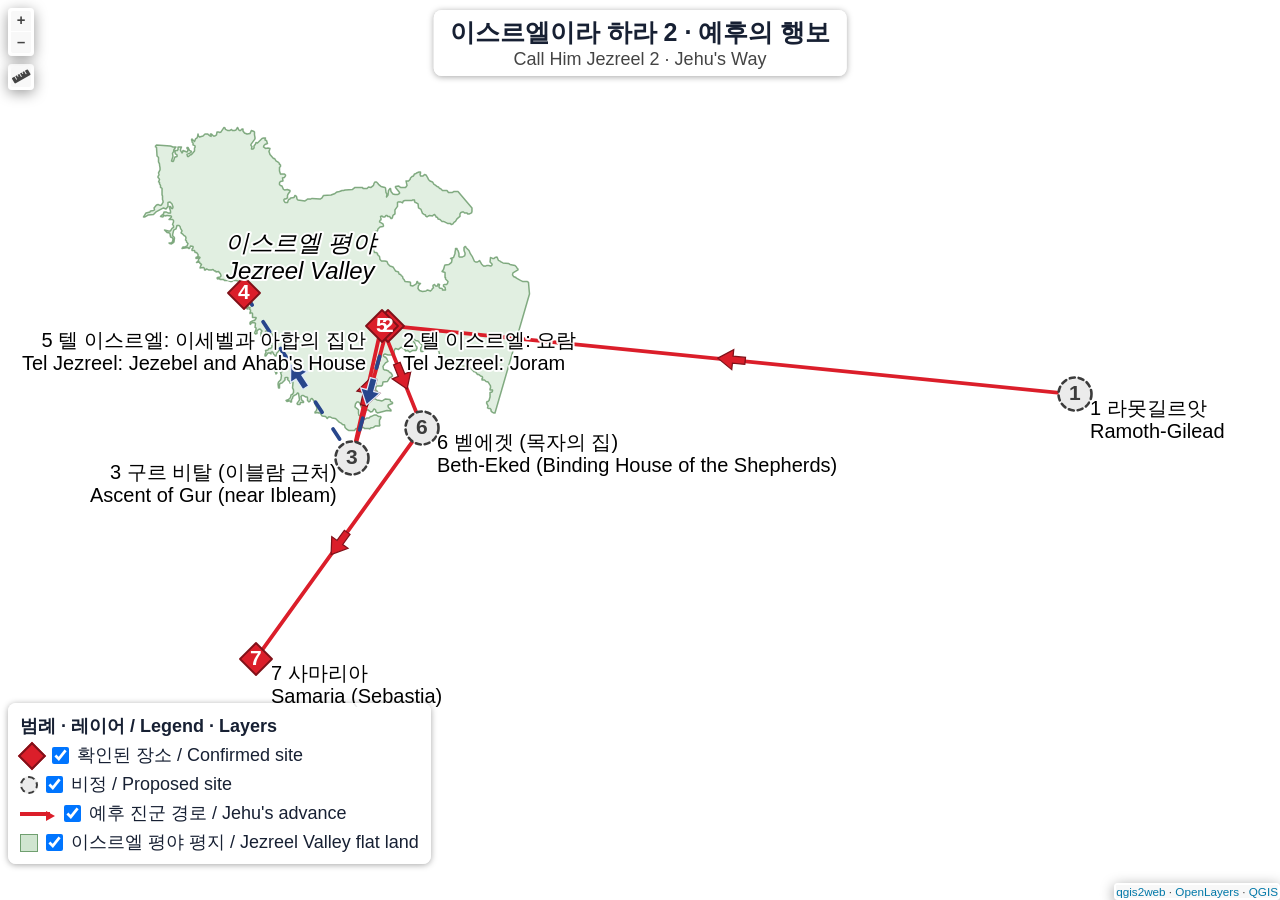
<file: 6-index.html>
<!doctype html>
<html lang="en">
    <head>
        <meta charset="utf-8">
        <meta http-equiv="X-UA-Compatible" content="IE=edge">
        <meta name="viewport" content="initial-scale=1,user-scalable=no,maximum-scale=1,width=device-width">
        <meta name="mobile-web-app-capable" content="yes">
        <meta name="apple-mobile-web-app-capable" content="yes">
        <link rel="stylesheet" href="./resources/35-ol.css">
        <link rel="stylesheet" href="resources/22-fontawesome-all.min.css">
        <link href="resources/38-photon-geocoder-autocomplete.min.css" rel="stylesheet">
        <link rel="stylesheet" href="./resources/30-ol-layerswitcher.css">
        <link rel="stylesheet" href="./resources/41-qgis2web.css">
        <style>
        html, body {
            background-color: #ffffff;
        }
        .ol-control > * {
            background-color: #f8f8f8!important;
            color: #444444!important;
            border-radius: 0px;
        }
        .ol-attribution a, .gcd-gl-input::placeholder, .search-layer-input-search::placeholder {
            color: #444444!important;
        }
        .search-layer-input-search {
            background-color: #f8f8f8!important;
        }
        .ol-control > *:focus, .ol-control >*:hover {
            background-color: rgba(248, 248, 248, 0.7)!important;
        } 
        .ol-control {
            background-color: rgba(255,255,255,.4) !important;
            padding: 2px !important;
        } 
        </style>

        <style>
        html, body, #map {
            width: 100%;
            height: 100%;
            padding: 0;
            margin: 0;
        }
        </style>
        <style>
        .ol-overlay-container { z-index: 1100; }
        .ol-popup { position: static; max-width: 420px; }
        #popup-content { font-size: 21px; line-height: 1.35; max-height: 62vh; overflow-y: auto; }
        #popup-content .pp-ko { font-size: 24px; font-weight: bold; }
        #popup-content .pp-en { font-size: 20px; color: #444; margin-bottom: 4px; }
        #popup-content .pp-cert { display: inline-block; font-size: 17.5px; padding: 1px 8px; border-radius: 10px; margin: 2px 0 6px; }
        #popup-content .pp-cert.confirmed { background: #fde2e4; color: #801119; }
        #popup-content .pp-cert.uncertain { background: #e8e8e8; color: #333; border: 1px dashed #555; }
        #popup-content ul.desc { list-style-type: disc; padding-left: 1.2em; margin: 4px 0; }
        #popup-content ul.desc li { margin-bottom: 0.3em; }
        #popup-content .pp-ref { font-size: 19px; color: #555; margin-top: 4px; }
        #popup-content img.pp-img { display: block; width: 100%; max-height: 34vh; object-fit: contain; background: #111; border-radius: 6px; margin: 6px 0 2px; }
        #popup-content .pp-cap { font-size: 17px; color: #666; margin-bottom: 4px; }
        #popup-content .pp-sep { border: none; border-top: 2px solid #bbb; margin: 10px 0 8px; }
        #map-title { position: absolute; top: 10px; left: 50%; transform: translateX(-50%); z-index: 1000;
            background: rgba(255,255,255,0.9); border-radius: 8px; padding: 6px 16px; text-align: center;
            box-shadow: 0 1px 6px rgba(0,0,0,0.35); font-family: 'Noto Sans CJK KR','Noto Sans',sans-serif; color: #172033; pointer-events: none; max-width: 70vw; }
        #map-title .t-ko { font-size: 25px; font-weight: bold; }
        #map-title .t-en { font-size: 18px; color: #444; }
        #legend { position: absolute; left: 8px; bottom: 36px; z-index: 1000; background: rgba(255,255,255,0.92);
            border-radius: 8px; padding: 8px 12px; box-shadow: 0 1px 6px rgba(0,0,0,0.35); font-family: sans-serif;
            font-size: 18px; line-height: 1.5; color: #172033; max-width: 66vw; }
        #legend .li { display: flex; align-items: center; gap: 8px; margin-top: 2px; }
        #legend .lg-head { font-weight: bold; margin-top: 2px; }
        #legend .lg-sep { border-top: 1px solid #c9c9c9; margin: 7px 0 3px; }
        #legend .lg-toggle { cursor: pointer; }
        #legend .lg-toggle input { width: 17px; height: 17px; margin: 0; flex: none; }
        #top-right-container, .ol-layerswitcher { display: none !important; }
        #legend .sw-c { width: 16px; height: 16px; background: #db1e2a; border: 2px solid #801119; transform: rotate(45deg); flex: none; margin: 0 2px; }
        #legend .sw-u { width: 18px; height: 18px; border-radius: 50%; background: #ebebeb; border: 2.5px dashed #3c3c3c; flex: none; box-sizing: border-box; }
        #legend .sw-r1 { width: 30px; border-top: 4px solid #db1e2a; flex: none; position: relative; margin-right: 6px; }
        #legend .sw-r1::after { content: ''; position: absolute; right: -5px; top: -5px; width: 0; height: 0;
            border-left: 9px solid #db1e2a; border-top: 5px solid transparent; border-bottom: 5px solid transparent; }
        #legend .sw-r2 { width: 30px; border-top: 4px dashed #28468c; flex: none; }
        #legend .sw-v { width: 18px; height: 18px; background: rgba(120,180,120,0.35); border: 1.5px solid rgba(70,130,70,0.7); flex: none; box-sizing: border-box; }
        @media (max-width: 650px) { #legend { font-size: 16px; bottom: 44px; } #map-title .t-ko { font-size: 20px; } #map-title .t-en { font-size: 15px; } #popup-content { max-width: 85vw; } }
        </style>
        <title>이스르엘이라 하라 2 · 예후의 행보 / Call Him Jezreel 2 · Jehu's Way</title>
    </head>
    <body>
        <div id="map">
            <div id="map-title"><div class="t-ko">이스르엘이라 하라 2 · 예후의 행보</div><div class="t-en">Call Him Jezreel 2 · Jehu's Way</div></div>
            <div id="legend"><div class="lg-head">범례 · 레이어 / Legend · Layers</div>
            </div>

            <div id="popup" class="ol-popup">
                <a href="#" id="popup-closer" class="ol-popup-closer"></a>
                <div id="popup-content"></div>
            </div>
        </div>
        <script src="resources/43-qgis2web_expressions.js"></script>
        <script src="./resources/23-functions.js"></script>
        <script src="./resources/36-ol.js"></script>
        <script src="./resources/31-ol-layerswitcher.js"></script>
        <script src="resources/39-photon-geocoder-autocomplete.min.js"></script>
        <script src="resources/37-olms.js"></script>
        <script src="layers/4-_sitesJehuSites_0.js"></script><script src="layers/3-Jehusadvance_1.js"></script><script src="layers/2-Ahaziahsflight_2.js"></script><script src="layers/44-Jezreelflatland_3.js"></script>
        <script src="styles/8-_sitesJehuSites_0_style.js"></script><script src="styles/7-Jehusadvance_1_style.js"></script><script src="styles/6-Ahaziahsflight_2_style.js"></script>
        <script src="./layers/layers.js" type="text/javascript"></script> 
        <script src="./resources/21-Autolinker.min.js"></script>
        <script src="./resources/42-qgis2web.js"></script>
        <script>
        /* Custom popup layout (bilingual, bulleted descriptions, image) */
        function ppBullets(t) {
            if (!t) return '';
            var parts = String(t).split(/(?<=[.。])\s+|;\s+/).filter(Boolean);
            return '<ul class="desc">' + parts.map(function (p) { return '<li>' + p.replace(/[.。]$/, '') + '</li>'; }).join('') + '</ul>';
        }
        function createPopupField(f, keys, layer) {
            var g = function (k) { var v = f.get(k); return v == null ? '' : String(v); };
            var out = '<tr><td colspan="2">';
            out += '<div class="pp-ko">' + g('name_ko') + '</div><div class="pp-en">' + g('name_en') + '</div>';
            if (g('status')) {
                out += '<span class="pp-cert ' + g('status') + '">' + g('certainty') + '</span>';
            }
            if (g('waypoints_ko')) {
                out += '<div class="pp-en">' + g('waypoints_ko') + ' / ' + g('waypoints_en') + '</div>';
            }
            if (g('image')) {
                out += '<img class="pp-img" src="images/' + g('image') + '" alt="' + g('name_ko') + '" />' +
                       '<div class="pp-cap">AI 상상도 / AI illustration</div>';
            }
            out += ppBullets(g('desc_ko')) + ppBullets(g('desc_en'));
            out += '<div class="pp-ref">' + g('ref_ko') + ' / ' + g('ref_en') + '</div>';
            if (g('name2_ko') || g('image2')) {
                out += '<hr class="pp-sep" />' +
                       '<div class="pp-ko">' + g('name2_ko') + '</div><div class="pp-en">' + g('name2_en') + '</div>';
                if (g('image2')) {
                    out += '<img class="pp-img" src="images/' + g('image2') + '" alt="' + g('name2_ko') + '" />' +
                           '<div class="pp-cap">AI 상상도 / AI illustration</div>';
                }
                out += ppBullets(g('desc2_ko')) + ppBullets(g('desc2_en'));
                out += '<div class="pp-ref">' + g('ref2_ko') + ' / ' + g('ref2_en') + '</div>';
            }
            return out + '</td></tr>';
        }
        /* Merged legend + layer toggles: one list, symbol and checkbox on the same row.
           Ahaziah's flight and the basemap stay drawn but have no row. */
        (function () {
            var toggles = [
                {sw: 'sw-c', label: '확인된 장소 / Confirmed site', layers: [lyr_sites_confirmed]},
                {sw: 'sw-u', label: '비정 / Proposed site', layers: [lyr_sites_proposed]},
                {sw: 'sw-r1', label: "예후 진군 경로 / Jehu's advance", layers: [lyr_Jehusadvance_1]},
                {sw: 'sw-v', label: '이스르엘 평야 평지 / Jezreel Valley flat land', layers: [lyr_Jezreelflatland_3]}
            ];
            var lg = document.getElementById('legend');
            toggles.forEach(function (t) {
                var row = document.createElement('label'); row.className = 'li lg-toggle';
                var sym = document.createElement('span'); sym.className = t.sw; row.appendChild(sym);
                var cb = document.createElement('input'); cb.type = 'checkbox'; cb.checked = true;
                cb.addEventListener('change', function () {
                    t.layers.forEach(function (l) { l.setVisible(cb.checked); });
                    if (window.lyr_sites_labels) { lyr_sites_labels.changed(); }
                });
                row.appendChild(cb);
                var sp = document.createElement('span'); sp.textContent = t.label; row.appendChild(sp);
                lg.appendChild(row);
            });
        })();
        document.addEventListener('load', function (e) {
            if (e.target && e.target.tagName === 'IMG' && e.target.closest && e.target.closest('#popup-content') &&
                typeof overlayPopup !== 'undefined' && overlayPopup.getPosition()) {
                var p = overlayPopup.getPosition();
                overlayPopup.setPosition([p[0], p[1]]);
            }
        }, true);
        </script>
    </body>
</html>
</file>
<file: resources/35-ol.css>
.ol-box{box-sizing:border-box;border-radius:2px;border:2px solid #00f}.ol-mouse-position{top:8px;right:8px;position:absolute}.ol-scale-line{background:rgba(0,60,136,.3);border-radius:4px;bottom:8px;left:8px;padding:2px;position:absolute}.ol-scale-line-inner{border:1px solid #eee;border-top:none;color:#eee;font-size:10px;text-align:center;margin:1px;will-change:contents,width;transition:all .25s}.ol-scale-bar{position:absolute;bottom:8px;left:8px}.ol-scale-step-marker{width:1px;height:15px;background-color:#000;float:right;z-Index:10}.ol-scale-step-text{position:absolute;bottom:-5px;font-size:12px;z-Index:11;color:#000;text-shadow:-2px 0 #fff,0 2px #fff,2px 0 #fff,0 -2px #fff}.ol-scale-text{position:absolute;font-size:14px;text-align:center;bottom:25px;color:#000;text-shadow:-2px 0 #fff,0 2px #fff,2px 0 #fff,0 -2px #fff}.ol-scale-singlebar{position:relative;height:10px;z-Index:9;box-sizing:border-box;border:1px solid #000}.ol-unsupported{display:none}.ol-unselectable,.ol-viewport{-webkit-touch-callout:none;-webkit-user-select:none;-moz-user-select:none;-ms-user-select:none;user-select:none;-webkit-tap-highlight-color:transparent}.ol-selectable{-webkit-touch-callout:default;-webkit-user-select:text;-moz-user-select:text;-ms-user-select:text;user-select:text}.ol-grabbing{cursor:-webkit-grabbing;cursor:-moz-grabbing;cursor:grabbing}.ol-grab{cursor:move;cursor:-webkit-grab;cursor:-moz-grab;cursor:grab}.ol-control{position:absolute;background-color:rgba(255,255,255,.4);border-radius:4px;padding:2px}.ol-control:hover{background-color:rgba(255,255,255,.6)}.ol-zoom{top:.5em;left:.5em}.ol-rotate{top:.5em;right:.5em;transition:opacity .25s linear,visibility 0s linear}.ol-rotate.ol-hidden{opacity:0;visibility:hidden;transition:opacity .25s linear,visibility 0s linear .25s}.ol-zoom-extent{top:4.643em;left:.5em}.ol-full-screen{right:.5em;top:.5em}.ol-control button{display:block;margin:1px;padding:0;color:#fff;font-size:1.14em;font-weight:700;text-decoration:none;text-align:center;height:1.375em;width:1.375em;line-height:.4em;background-color:rgba(0,60,136,.5);border:none;border-radius:2px}.ol-control button::-moz-focus-inner{border:none;padding:0}.ol-zoom-extent button{line-height:1.4em}.ol-compass{display:block;font-weight:400;font-size:1.2em;will-change:transform}.ol-touch .ol-control button{font-size:1.5em}.ol-touch .ol-zoom-extent{top:5.5em}.ol-control button:focus,.ol-control button:hover{text-decoration:none;background-color:rgba(0,60,136,.7)}.ol-zoom .ol-zoom-in{border-radius:2px 2px 0 0}.ol-zoom .ol-zoom-out{border-radius:0 0 2px 2px}.ol-attribution{text-align:right;bottom:.5em;right:.5em;max-width:calc(100% - 1.3em)}.ol-attribution ul{margin:0;padding:0 .5em;color:#000;text-shadow:0 0 2px #fff}.ol-attribution li{display:inline;list-style:none}.ol-attribution li:not(:last-child):after{content:" "}.ol-attribution img{max-height:2em;max-width:inherit;vertical-align:middle}.ol-attribution button,.ol-attribution ul{display:inline-block}.ol-attribution.ol-collapsed ul{display:none}.ol-attribution:not(.ol-collapsed){background:rgba(255,255,255,.8)}.ol-attribution.ol-uncollapsible{bottom:0;right:0;border-radius:4px 0 0}.ol-attribution.ol-uncollapsible img{margin-top:-.2em;max-height:1.6em}.ol-attribution.ol-uncollapsible button{display:none}.ol-zoomslider{top:4.5em;left:.5em;height:200px}.ol-zoomslider button{position:relative;height:10px}.ol-touch .ol-zoomslider{top:5.5em}.ol-overviewmap{left:.5em;bottom:.5em}.ol-overviewmap.ol-uncollapsible{bottom:0;left:0;border-radius:0 4px 0 0}.ol-overviewmap .ol-overviewmap-map,.ol-overviewmap button{display:inline-block}.ol-overviewmap .ol-overviewmap-map{border:1px solid #7b98bc;height:150px;margin:2px;width:150px}.ol-overviewmap:not(.ol-collapsed) button{bottom:1px;left:2px;position:absolute}.ol-overviewmap.ol-collapsed .ol-overviewmap-map,.ol-overviewmap.ol-uncollapsible button{display:none}.ol-overviewmap:not(.ol-collapsed){background:rgba(255,255,255,.8)}.ol-overviewmap-box{border:2px dotted rgba(0,60,136,.7)}.ol-overviewmap .ol-overviewmap-box:hover{cursor:move}
/*# sourceMappingURL=ol.css.map */
</file>
<file: resources/30-ol-layerswitcher.css>
.layer-switcher {
  position: absolute;
  top: 3.5em;
  right: 0.5em;
  text-align: left;
}

.layer-switcher .panel {
  margin: 0;
  border: 4px solid #eee;
  border-radius: 4px;
  background-color: white;
  display: none;
  max-height: inherit;
  height: 100%;
  box-sizing: border-box;
  overflow-y: auto;
}

.layer-switcher button {
  float: right;
  z-index: 1;
  width: 38px;
  height: 38px;
  background-image: url('[data-uri]')
    /*logo.png*/;
  background-repeat: no-repeat;
  background-position: 2px;
  background-color: white;
  color: black;
  border: none;
}

.layer-switcher button:focus,
.layer-switcher button:hover {
  background-color: white;
}

.layer-switcher.shown {
  overflow-y: hidden;
  display: flex;
  flex-direction: column;
  max-height: calc(100% - 5.5em);
}

.layer-switcher.shown.ol-control {
  background-color: transparent;
}

.layer-switcher.shown.ol-control:hover {
  background-color: transparent;
}
.layer-switcher.shown .panel {
  display: block;
}

.layer-switcher.shown button {
  display: none;
}

.layer-switcher.shown.layer-switcher-activation-mode-click > button {
  display: block;
  background-image: unset;
  right: 2px;
  position: absolute;
  background-color: #eee;
  margin: 1px;
}

.layer-switcher.shown button:focus,
.layer-switcher.shown button:hover {
  background-color: #fafafa;
}

.layer-switcher ul {
  list-style: none;
  margin: 1.6em 0.4em;
  padding-left: 0;
}
.layer-switcher ul ul {
  padding-left: 1.2em;
  margin: 0.1em 0 0 0;
}
.layer-switcher li.group + li.group {
  margin-top: 0.4em;
}
.layer-switcher li.group + li.layer-switcher-base-group {
}

.layer-switcher li.group > label {
  font-weight: bold;
}

.layer-switcher.layer-switcher-group-select-style-none li.group > label {
  padding-left: 1.2em;
}

.layer-switcher li {
  position: relative;
  margin-top: 0.3em;
}

.layer-switcher li input {
  position: absolute;
  left: 1.2em;
  height: 1em;
  width: 1em;
  font-size: 1em;
}
.layer-switcher li label {
  padding-left: 2.7em;
  padding-right: 1.2em;
  display: inline-block;
  margin-top: 1px;
}

.layer-switcher label.disabled {
  opacity: 0.4;
}

.layer-switcher input {
  margin: 0px;
}

.layer-switcher.touch ::-webkit-scrollbar {
  width: 4px;
}

.layer-switcher.touch ::-webkit-scrollbar-track {
  -webkit-box-shadow: inset 0 0 6px rgba(0, 0, 0, 0.3);
  border-radius: 10px;
}

.layer-switcher.touch ::-webkit-scrollbar-thumb {
  border-radius: 10px;
  -webkit-box-shadow: inset 0 0 6px rgba(0, 0, 0, 0.5);
}

li.layer-switcher-base-group > label {
  padding-left: 1.2em;
}

.layer-switcher .group button {
  position: absolute;
  left: 0;
  display: inline-block;
  vertical-align: top;
  float: none;
  font-size: 1em;
  width: 1em;
  height: 1em;
  margin: 0;
  background-position: center 2px;
  background-image: url('[data-uri]');
  -webkit-transition: -webkit-transform 0.2s ease-in-out;
  -ms-transition: -ms-transform 0.2s ease-in-out;
  transition: transform 0.2s ease-in-out;
}

.layer-switcher .group.layer-switcher-close button {
  transform: rotate(-90deg);
  -webkit-transform: rotate(-90deg);
}

.layer-switcher .group.layer-switcher-fold.layer-switcher-close > ul {
  overflow: hidden;
  height: 0;
}

/*layerswitcher on the right*/
.layer-switcher.shown.layer-switcher-activation-mode-click {
  padding-left: 34px;
}
.layer-switcher.shown.layer-switcher-activation-mode-click > button {
  left: 0;
  border-right: 0;
}

/*layerswitcher on the left*/
/*
.layer-switcher.shown.layer-switcher-activation-mode-click {
  padding-right: 34px;
}
.layer-switcher.shown.layer-switcher-activation-mode-click > button {
  right: 0;
  border-left: 0;
}
*/
</file>
<file: resources/41-qgis2web.css>
html, body {
    height: 100%;
    padding: 0;
    margin: 0;
    font-family: sans-serif;
    font-size: small;
}


#map {
    width: 100%;
    height: 100%;
}

.ol-control {
	clear: both;
	box-shadow: 0 3px 14px rgba(0, 0, 0, 0.4);
}

.ol-selectable {
	z-index: 3;
}

.ol-popup {
    display: none;
    position: absolute;
    background-color: white;
    padding: 15px;
	border-radius: 10px;
    bottom: 10px;
    left: 50%;
    transform: translateX(-50%);
	box-shadow: 0 3px 14px rgba(0,0,0,0.4);
}

.ol-popup:after, .ol-popup:before {
    top: 100%;
    border: solid transparent;
    content: " ";
    position: absolute;
}

.ol-popup:after {
    border-top-color: white;
    border-width: 10px;
    left: 50%;
    margin-left: -10px;
}

.ol-popup:before {
    border-top-color: #cccccc;
    border-width: 11px;
    left: 50%;
    margin-left: -11px;
}

.ol-popup-closer {
	text-decoration: none;
    position: absolute;
    top: 4px;
    right: 4px;
    text-align: center;
    width: 19px;
    color: #999;
    font-family: cursive;
    font-weight: bold;
}

.ol-popup-closer:after {
    content: "X";
}

#popup-content {
	font-size: 12px;
    line-height: 1.2;
    margin-top: 5px;
	max-height: 70vh;
	max-width: 70vw;
	overflow: auto;
}

#popup-content ul {
    list-style-type: none;
    padding-left: 0;
	margin: unset;
}

#popup-content li {
    margin-bottom:0.25em;
}

#popup-content>ul>li>a {
    position: relative;
    display: block;
    padding: 2px;
    border-bottom: 1px solid #666;
    font-size: 12.5px;
}

#popup-content>table {
    font-size: 11.4px;
}

.roller-switcher {
	background-image: url(lds-roller.gif);
	background-size: contain;
	height: 19px;
	width: 19px;
	display: inline-block;
}

th, td {
    vertical-align: top;
    text-align: left;
	color: #333;
}

th {
	min-width: 100px;
}
td {
	min-width: 100px;
}

td img {
	max-height: 50vh!important;
	max-width: 50vw!important;
}

td video {
	max-height: 50vh!important;
	max-width: 50vw!important;
}

.ol-overlaycontainer-stopevent #top-right-container .layer-switcher:hover ~ .ol-overlaycontainer-stopevent .ol-overlay-container .ol-popup {
    display: none!important;
}


#top-left-container {
    position: absolute;
    left: 0;
    top: 0;
}
#bottom-left-container {
    position: absolute;
    left: 0;
    bottom: 0;
}
#top-right-container {
    position: absolute;
    right: 0;
    top: 0;
    display: contents;
}
#bottom-right-container {
    position: absolute;
    right: 0;
    bottom: 0;
}

.top-left-title, .top-left-abstract  {
    position: relative;
    float: left;
    margin-top: 8px;
    margin-left: 8px;
}
.bottom-left-title, .bottom-left-abstract  {
    position: relative;
    float: left;
    margin-bottom: 8px;
    margin-left: 8px;
}
.top-right-title, .top-right-abstract  {
    position: relative;
    float: right;
    margin-top: 8px;
    margin-right: 8px;
}
.bottom-right-title, .bottom-right-abstract  {
    position: relative;
    float: right;
    margin-bottom: 8px;
    margin-right: 8px;
}


.project-title  {
    margin: 1px;
    padding: 5px;
}

#abstract {
    max-width: 30%;
}
.ol-touch #abstract {
    max-width: 50%;
}

.project-abstract {
    font: bold 18px 'Lucida Console', Monaco, monospace;
    width: 20px;
    height: 20px;
    display: block;
    text-align: center;
    cursor: pointer;
    padding: 3px;
    
}

.project-abstract-uncollapsed {
    width: auto;
    height: auto;
    display: block;
    padding: 3px;
    cursor: default;
    margin: 1px;
}


.ol-zoom {
	position: relative;
    float: left;
    top: unset;
    left: unset;
    margin-top: 8px;
    margin-left: 8px;
}


/* measurement */
.measure-control {
	position: relative;
    float: left;
    top: unset !important;
    left: unset !important;
    margin-top: 8px;
    margin-left: 8px;
	display: flex;
}

.tooltip {
    position: relative;
    background: rgba(0, 0, 0, 0.5);
    border-radius: 4px;
    color: white;
    padding: 4px 8px;
    opacity: 0.7;
    white-space: nowrap;
  }
  .tooltip-measure {
    opacity: 1;
    font-weight: bold;
  }
  .tooltip-static {
    background-color: #ffcc33;
    color: black;
    border: 1px solid white;
  }
  .tooltip-measure:before,
  .tooltip-static:before {
    border-top: 6px solid rgba(0, 0, 0, 0.5);
    border-right: 6px solid transparent;
    border-left: 6px solid transparent;
    content: "";
    position: absolute;
    bottom: -6px;
    margin-left: -7px;
    left: 50%;
  }
  .tooltip-static:before {
    border-top-color: #ffcc33;
  }
  .ol-touch .measure-control {
    top: 130px;
  }
  .measure-control label {
    padding: 1px;
    padding-right: 4px;
  }


 .geolocate {
 position: relative !important;
 float: left;
 top: unset !important;
 left: unset !important;
 margin-top: 8px;
 margin-left: 8px;
}


.ol-geocoder.gcd-gl-container {
    position: relative !important;
    float: left !important;
    top: unset;
    left: unset;
	margin-top: 8px;
    margin-left: 8px;
    clear: both;
}
.gcd-gl-control {
	position: relative !important;
}
.gcd-gl-control button:after{
	display: none;
}

.search-layer {
	position: relative !important;
    float: left;
    top: unset !important;
    left: unset !important;
    margin-top: 8px;
    margin-left: 8px;
}

.search-layer-input-search {
    width: 144px;
    top: 3px;
    padding: 3px;
}

.search-layer-input-search:after{
    left: 27px;
    width: 139px;
    top: 0px;
    padding: 4px;
    border: 3px solid rgba(255,255,255,.4) !important;
}

.ol-scale-line {
    background: none !important;
    position: relative;
    float: left;
    bottom: unset;
    left: unset;
    margin-bottom: 8px;
    margin-left: 8px;
}
.ol-scale-line-inner {
    border: 2px solid ;
    border-top: none ;
    background: rgba(255, 255, 255, 0.5);
    color: black;
	margin: unset;
}

.layer-switcher {
    position: relative;
    float: right;
    top: unset;
    right: 0;
    bottom: unset!important;
    margin-top: 8px;
    margin-right: 8px;
	padding: 3px;
	background-color: rgba(255,255,255,.4)!important;
}

.layer-switcher:hover{
	background-color: rgba(255, 255, 255, .6)!important;
}

.layer-switcher .panel {
	border: unset;
	border-radius: unset;
    float: right;
    width: fit-content;
	margin: 1px;
	max-height: calc(100vh - 200px);
    box-sizing: unset;
}

.layer-switcher.shown{
    align-items: flex-end;
}

.layer-switcher.shown.layer-switcher-activation-mode-click > button {
    position: relative;
	border-radius: 5px;
	font-size: x-large;
	font-family: serif;
    z-index: 2;
}

.layer-switcher img {
    max-width: 22px;
    max-height: 22px;
}


.ol-attribution {
	display: none;
}
.bottom-attribution {
	float: right;
	position: relative;
	display: flex;
    font-size: 0.9rem;
	}
.bottom-attribution a {
	color:#0078A8;
    text-decoration: none;
	}
.bottom-attribution a:hover {
    text-decoration: underline;
    }
.bottom-attribution button {
	display: none;
	}
.bottom-attribution ul {
	padding: unset;
	margin: unset;
	display: flex;
	list-style: none;
	} 	
.bottom-attribution > li {
	padding-left: 8px !important;
	list-style: none;	
	}

.fa-exclamation-triangle {
    color: orangered;
	font-size: 15px;
}
</file>
<file: resources/38-photon-geocoder-autocomplete.min.css>
ul.photon-autocomplete {
    position: absolute;
    background-color: white;
    max-width: fit-content;
    z-index: 1000;
    box-shadow: 0 4px 9px #999999;
    display: none;
    margin: 0; /* Remove margins */
    list-style-type: none; /* Remove bullets */
    padding: 0; /* Remove padding */
    font-family: Arial, sans-serif;
    height: 200px;
    overflow:hidden;
    overflow-y: scroll;
    scrollbar-width: none;
}
.photon-autocomplete li {
    min-height: 20px;
    line-height: 1em;
    padding: 5px 10px;
    overflow: hidden;
    /* white-space: nowrap; */
    word-wrap: break-word;
    overflow-wrap: break-word;
    word-break: break-word;
    font-size: 1em;
}
.photon-autocomplete li strong {
    display: block;
    
}
.photon-geocoder-autocomplete{
    position: relative !important;
    float: left !important;
    top: unset;
    left: unset;
    margin-top: 8px;
    margin-left: 8px;
    clear: both;
}
.photon-autocomplete li.on {
    background-color: #ff8c9d;
    cursor: pointer;
}
.photon-autocomplete li.photon-no-result {
    text-align: center;
    color: #666;
    font-size: 0.9em;
    line-height: 20px;
    width: fit-content;
    block-size: fit-content;
}
.photon-autocomplete .photon-feedback {
    display: block;
    text-align: right;
    font-size: 0.8em;
    padding: 3px;
    color: #999;
    border-top: 1px solid #eee;
}
.photon-input{border-radius: 10px;}
.photon-input:focus {
    width: 400px;
    border-radius: 10px;
}
@media all and (max-width:500px){
    #map .photon-input:focus {
        width: 300px;
        border-radius: 10px;
    }
}
@media all and (max-width:400px){
    #map ul.photon-autocomplete {
        position: relative;
        background-color: white;
        max-width: 400;
        z-index: 1000;
        box-shadow: 0 4px 9px #999999;
        display: none;
        margin: 0; /* Remove margins */
        list-style-type: none; /* Remove bullets */
        padding: 0; /* Remove padding */
        font-family: Arial, sans-serif;
    }
    #map .photon-input:focus {
        width: 200px;
        border-radius: 10px;
    }
}
@media all and (max-width:280px){
    #map .photon-input:focus {
        width: 150px;
        border-radius: 10px;
    }
}
</file>
